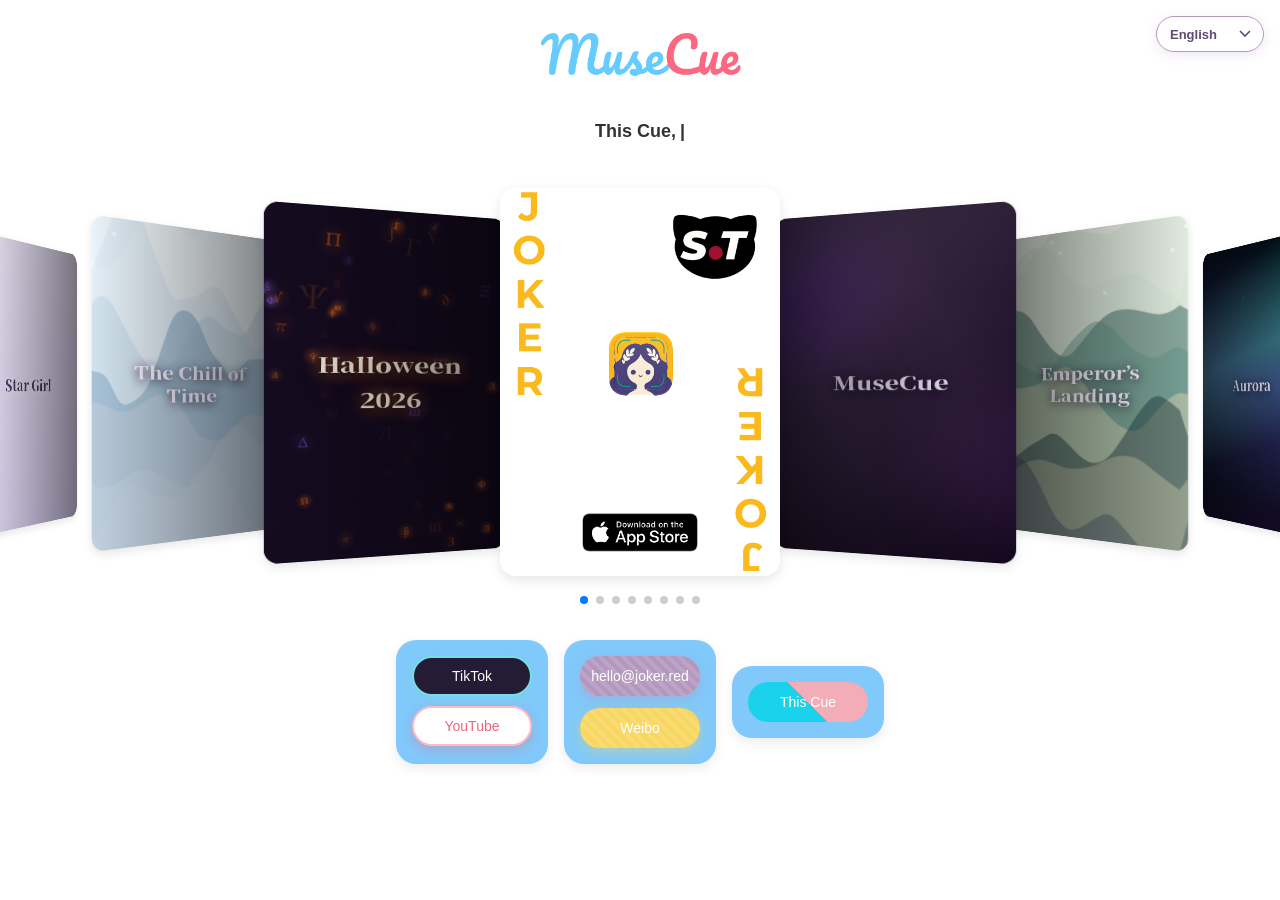
<file: index.html>
<!DOCTYPE html>
<html lang="en">
<head>
  <meta charset="UTF-8" />
  <meta name="viewport" content="width=device-width, initial-scale=1" />
  <base href="./">
  <title>MuseCue Teleprompter | 小丑猫提词板</title>
  
  <link rel="canonical" href="https://musecue.vip/">
  <link rel="alternate" hreflang="en" href="https://musecue.vip/">
  <link rel="alternate" hreflang="ja" href="https://musecue.vip/ja/">
  <link rel="alternate" hreflang="ko" href="https://musecue.vip/ko/">
  <link rel="alternate" hreflang="zh-Hans" href="https://musecue.vip/zh-hans/">
  <link rel="alternate" hreflang="zh-Hant" href="https://musecue.vip/zh-hant/">
  <link rel="alternate" hreflang="x-default" href="https://musecue.vip/">
  <meta name="description" content="MuseCue, the Little Jester Cat teleprompter: themed wallpapers and animated effects for your words. 小丑猫提词板 · 小丑貓提詞板 · 小丑猫プロンプター · 뮤즈큐.">
  <meta name="keywords" content="MuseCue, Little Jester Cat teleprompter, 小丑猫提词板, 小丑貓提詞板, 小丑猫プロンプター, 뮤즈큐, teleprompter, テレプロンプター, 텔레프롬프터">
  <meta property="og:title" content="MuseCue | 小丑猫提词板">
  <meta property="og:description" content="This Cue, made out of a wild thought, arrives for you. Explore MuseCue themes and animated effects.">
  <meta property="og:type" content="website">
  <meta property="og:url" content="https://musecue.vip/">
  <meta property="og:locale" content="en_US">
  <meta property="og:image" content="https://musecue.vip/images/slide_prompter_app.png">
  <meta name="twitter:card" content="summary_large_image">
  <script type="application/ld+json">{"@context":"https://schema.org","@type":"SoftwareApplication","name":"MuseCue","alternateName":["小丑猫提词板","小丑貓提詞板","小丑猫プロンプター","뮤즈큐"],"applicationCategory":"UtilitiesApplication","operatingSystem":"iOS","description":"A teleprompter with themed wallpapers and animated effects."}</script>

  <link rel="stylesheet" href="style.css?v=40" />
  <link rel="stylesheet" href="https://cdn.jsdelivr.net/npm/swiper@11/swiper-bundle.min.css" />
</head>
<body>
  <div style="display: flex; flex-direction: column; min-height: 100vh; width: 100%;">
    <div class="language-control">
      <label for="language-select" class="sr-only">Language / 语言 / 言語 / 언어</label>
      <select id="language-select" aria-label="Language / 语言 / 言語 / 언어">
        <option value="en">English</option>
        <option value="ja">日本語</option>
        <option value="ko">한국어</option>
        <option value="zh-Hans">简体中文</option>
        <option value="zh-Hant">繁體中文</option>
      </select>
    </div>
    
    <div class="logo">
      <img src="images/logo.png" alt="LOGO图" />
    </div>

    <div class="tagline" id="tagline" data-full-text="This Cue, made out of a wild thought, arrives for you." aria-label="This Cue, made out of a wild thought, arrives for you."><span id="tagline-text" aria-hidden="true"></span></div>
    <h1 class="sr-only">MuseCue Teleprompter</h1>

    <div class="swiper-container">
      <div class="swiper-wrapper">
        <div class="swiper-slide prompter-app-slide">
          <a href="https://apps.apple.com/cn/app/%E5%B0%8F%E4%B8%91%E7%8C%AB%E6%8F%90%E8%AF%8D%E6%9D%BF/id6811907182" id="app-store-link" class="prompter-app-card" aria-label="MuseCue App Store" target="_blank" rel="noopener noreferrer">
            <img src="images/slide_prompter_app.png" alt="MuseCue 小丑猫提词板 promotional card" />
            <span class="app-name-sequence" aria-hidden="true">
              <span class="app-name app-name-musecue" lang="en">MuseCue</span>
              <span class="app-name" lang="zh-Hans">小丑猫提词板</span>
              <span class="app-name" lang="zh-Hant">小丑貓提詞板</span>
              <span class="app-name" lang="ja">小丑猫プロンプター</span>
              <span class="app-name app-name-musecue" lang="ko">MuseCue</span>
            </span>
          </a>
        </div>
        <div class="swiper-slide plum-lightning-slide" aria-label="Plum and Violet Lightning">
          <div class="plum-lightning-card" id="plumLightningCard">
            <canvas id="plumLightningCanvas" aria-hidden="true"></canvas>
            <div class="plum-lightning-vignette" aria-hidden="true"></div>
            <div class="plum-lightning-copy">MuseCue</div>
          </div>
        </div>
        <div class="swiper-slide theme-slide"><div class="theme-card theme-mountain" data-effect="snow"><canvas class="theme-canvas" aria-hidden="true"></canvas><canvas class="particle-canvas" aria-hidden="true"></canvas><div class="theme-copy"><span class="theme-name" data-theme="mountain"></span><span class="theme-name alternate" data-theme="snow"></span></div></div></div>
        <div class="swiper-slide theme-slide"><div class="theme-card theme-aurora" data-effect="rain"><canvas class="theme-canvas" aria-hidden="true"></canvas><canvas class="particle-canvas" aria-hidden="true"></canvas><div class="theme-copy"><span class="theme-name" data-theme="aurora"></span><span class="theme-name alternate" data-theme="rain"></span></div></div></div>
        <div class="swiper-slide theme-slide"><div class="theme-card theme-sunset" data-effect="stars"><canvas class="theme-canvas" aria-hidden="true"></canvas><canvas class="particle-canvas" aria-hidden="true"></canvas><div class="theme-copy"><span class="theme-name" data-theme="sunset"></span><span class="theme-name alternate" data-theme="stars"></span></div></div></div>
        <div class="swiper-slide theme-slide"><div class="theme-card theme-celebrity" data-effect="hearts"><canvas class="theme-canvas" aria-hidden="true"></canvas><canvas class="particle-canvas" aria-hidden="true"></canvas><div class="theme-copy"><span class="theme-name" data-theme="celebrity"></span><span class="theme-name alternate" data-theme="hearts"></span></div></div></div>
        <div class="swiper-slide theme-slide"><div class="theme-card theme-time" data-effect="snow"><canvas class="theme-canvas" aria-hidden="true"></canvas><canvas class="particle-canvas" aria-hidden="true"></canvas><div class="theme-copy"><span class="theme-name" data-theme="time"></span><span class="theme-name alternate" data-theme="snow"></span></div></div></div>
        <div class="swiper-slide halloween-slide"><div class="halloween-card" id="halloween-card" aria-label="Halloween 2026"><canvas id="halloween-canvas" aria-hidden="true"></canvas><div class="halloween-copy" data-theme="halloween">Halloween 2026</div></div></div>
      </div>
      <div class="swiper-pagination"></div>
    </div>

    <div class="footer-button-group">
      <div class="footer-shortcut-card">
        <a href="https://www.tiktok.com/@musecue" target="_blank" rel="noopener noreferrer" class="footer-button tiktok-button">TikTok</a>
        <a href="https://www.youtube.com/@MuseCue-y2k" target="_blank" rel="noopener noreferrer" class="footer-button youtube-button">YouTube</a>
      </div>
      <div class="footer-shortcut-card">
        <a href="mailto:hello@joker.red" class="footer-button purple-striped-button">hello@joker.red</a>
        <a href="https://weibo.com/u/7999616775" target="_blank" rel="noopener noreferrer" class="footer-button weibo-button" data-i18n="weibo">Weibo</a>
      </div>
      <div class="footer-shortcut-card">
        <button type="button" id="resonance-button" class="footer-button resonance-button" >This Cue</button>
        <audio id="tagline-audio" src="audio/tagline.wav"></audio>
      </div>
    </div>
  </div>

  <script src="https://cdn.jsdelivr.net/npm/swiper@11/swiper-bundle.min.js"></script>
  <script src="script.js?v=42"></script>
  <script src="halloween.js?v=2"></script>
</body>
</html>
</file>
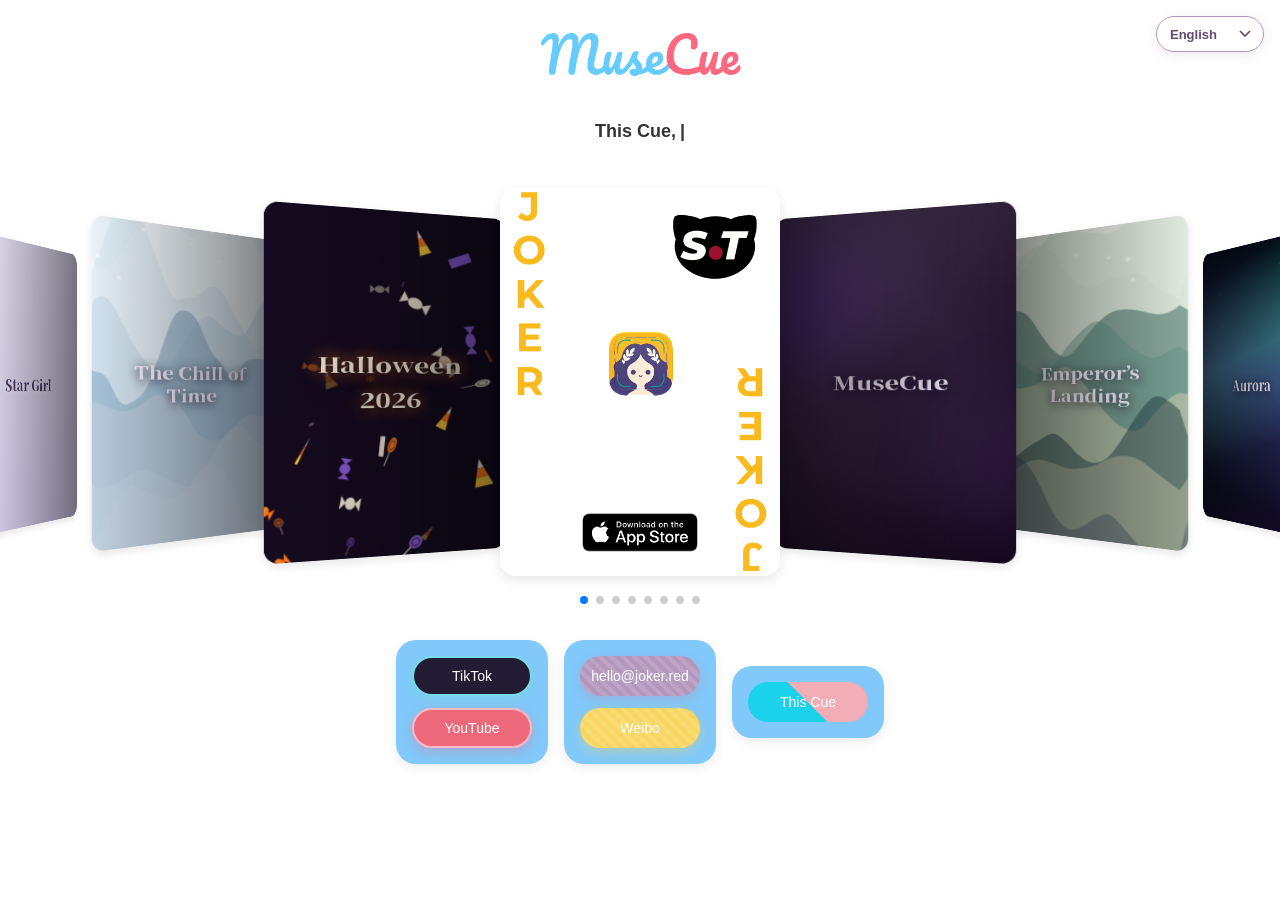
<file: ja/index.html>
<!DOCTYPE html>
<html lang="ja">
<head>
  <meta charset="UTF-8" />
  <meta name="viewport" content="width=device-width, initial-scale=1" />
  <base href="../">
  <title>小丑猫プロンプター | MuseCue</title>
  
  <link rel="canonical" href="https://musecue.vip/ja/">
  <link rel="alternate" hreflang="en" href="https://musecue.vip/">
  <link rel="alternate" hreflang="ja" href="https://musecue.vip/ja/">
  <link rel="alternate" hreflang="ko" href="https://musecue.vip/ko/">
  <link rel="alternate" hreflang="zh-Hans" href="https://musecue.vip/zh-hans/">
  <link rel="alternate" hreflang="zh-Hant" href="https://musecue.vip/zh-hant/">
  <link rel="alternate" hreflang="x-default" href="https://musecue.vip/">
  <meta name="description" content="小丑猫プロンプターは、テーマ壁紙とアニメーション効果を備えたMuseCueのテレプロンプターです。千里江山、オーロラ、星空などのテーマをご覧ください。">
  <meta name="keywords" content="MuseCue, Little Jester Cat teleprompter, 小丑猫提词板, 小丑貓提詞板, 小丑猫プロンプター, 뮤즈큐, teleprompter, テレプロンプター, 텔레프롬프터">
  <meta property="og:title" content="小丑猫プロンプター | MuseCue">
  <meta property="og:description" content="小丑猫プロンプターは、テーマ壁紙とアニメーション効果を備えたMuseCueのテレプロンプターです。千里江山、オーロラ、星空などのテーマをご覧ください。">
  <meta property="og:type" content="website">
  <meta property="og:url" content="https://musecue.vip/ja/">
  <meta property="og:locale" content="ja_JP">
  <meta property="og:image" content="https://musecue.vip/images/slide_prompter_app.png">
  <meta name="twitter:card" content="summary_large_image">
  <script type="application/ld+json">{"@context":"https://schema.org","@type":"SoftwareApplication","name":"MuseCue","alternateName":["小丑猫提词板","小丑貓提詞板","小丑猫プロンプター","뮤즈큐"],"applicationCategory":"UtilitiesApplication","operatingSystem":"iOS","description":"A teleprompter with themed wallpapers and animated effects."}</script>

  <link rel="stylesheet" href="style.css?v=40" />
  <link rel="stylesheet" href="https://cdn.jsdelivr.net/npm/swiper@11/swiper-bundle.min.css" />
</head>
<body>
  <div style="display: flex; flex-direction: column; min-height: 100vh; width: 100%;">
    <div class="language-control">
      <label for="language-select" class="sr-only">Language / 语言 / 言語 / 언어</label>
      <select id="language-select" aria-label="Language / 语言 / 言語 / 언어">
        <option value="en">English</option>
        <option value="ja">日本語</option>
        <option value="ko">한국어</option>
        <option value="zh-Hans">简体中文</option>
        <option value="zh-Hant">繁體中文</option>
      </select>
    </div>
    
    <div class="logo">
      <img src="images/logo.png" alt="LOGO图" />
    </div>

    <div class="tagline" id="tagline" data-full-text="This Cue, made out of a wild thought, arrives for you." aria-label="This Cue, made out of a wild thought, arrives for you."><span id="tagline-text" aria-hidden="true"></span></div>
    <h1 class="sr-only">小丑猫プロンプター</h1>

    <div class="swiper-container">
      <div class="swiper-wrapper">
        <div class="swiper-slide prompter-app-slide">
          <a href="https://apps.apple.com/cn/app/%E5%B0%8F%E4%B8%91%E7%8C%AB%E6%8F%90%E8%AF%8D%E6%9D%BF/id6811907182" id="app-store-link" class="prompter-app-card" aria-label="MuseCue App Store" target="_blank" rel="noopener noreferrer">
            <img src="images/slide_prompter_app.png" alt="MuseCue 小丑猫提词板 promotional card" />
            <span class="app-name-sequence" aria-hidden="true">
              <span class="app-name app-name-musecue" lang="en">MuseCue</span>
              <span class="app-name" lang="zh-Hans">小丑猫提词板</span>
              <span class="app-name" lang="zh-Hant">小丑貓提詞板</span>
              <span class="app-name" lang="ja">小丑猫プロンプター</span>
              <span class="app-name app-name-musecue" lang="ko">MuseCue</span>
            </span>
          </a>
        </div>
        <div class="swiper-slide plum-lightning-slide" aria-label="Plum and Violet Lightning">
          <div class="plum-lightning-card" id="plumLightningCard">
            <canvas id="plumLightningCanvas" aria-hidden="true"></canvas>
            <div class="plum-lightning-vignette" aria-hidden="true"></div>
            <div class="plum-lightning-copy">MuseCue</div>
          </div>
        </div>
        <div class="swiper-slide theme-slide"><div class="theme-card theme-mountain" data-effect="snow"><canvas class="theme-canvas" aria-hidden="true"></canvas><canvas class="particle-canvas" aria-hidden="true"></canvas><div class="theme-copy"><span class="theme-name" data-theme="mountain"></span><span class="theme-name alternate" data-theme="snow"></span></div></div></div>
        <div class="swiper-slide theme-slide"><div class="theme-card theme-aurora" data-effect="rain"><canvas class="theme-canvas" aria-hidden="true"></canvas><canvas class="particle-canvas" aria-hidden="true"></canvas><div class="theme-copy"><span class="theme-name" data-theme="aurora"></span><span class="theme-name alternate" data-theme="rain"></span></div></div></div>
        <div class="swiper-slide theme-slide"><div class="theme-card theme-sunset" data-effect="stars"><canvas class="theme-canvas" aria-hidden="true"></canvas><canvas class="particle-canvas" aria-hidden="true"></canvas><div class="theme-copy"><span class="theme-name" data-theme="sunset"></span><span class="theme-name alternate" data-theme="stars"></span></div></div></div>
        <div class="swiper-slide theme-slide"><div class="theme-card theme-celebrity" data-effect="hearts"><canvas class="theme-canvas" aria-hidden="true"></canvas><canvas class="particle-canvas" aria-hidden="true"></canvas><div class="theme-copy"><span class="theme-name" data-theme="celebrity"></span><span class="theme-name alternate" data-theme="hearts"></span></div></div></div>
        <div class="swiper-slide theme-slide"><div class="theme-card theme-time" data-effect="snow"><canvas class="theme-canvas" aria-hidden="true"></canvas><canvas class="particle-canvas" aria-hidden="true"></canvas><div class="theme-copy"><span class="theme-name" data-theme="time"></span><span class="theme-name alternate" data-theme="snow"></span></div></div></div>
        <div class="swiper-slide halloween-slide"><div class="halloween-card" id="halloween-card" aria-label="2026 ハロウィン"><canvas id="halloween-canvas" aria-hidden="true"></canvas><div class="halloween-copy" data-theme="halloween">2026 ハロウィン</div></div></div>
      </div>
      <div class="swiper-pagination"></div>
    </div>

    <div class="footer-button-group">
      <div class="footer-shortcut-card">
        <a href="https://www.tiktok.com/@musecue" target="_blank" rel="noopener noreferrer" class="footer-button tiktok-button">TikTok</a>
        <a href="https://www.youtube.com/@MuseCue-y2k" target="_blank" rel="noopener noreferrer" class="footer-button youtube-button">YouTube</a>
      </div>
      <div class="footer-shortcut-card">
        <a href="mailto:hello@joker.red" class="footer-button purple-striped-button">hello@joker.red</a>
        <a href="https://weibo.com/u/7999616775" target="_blank" rel="noopener noreferrer" class="footer-button weibo-button" data-i18n="weibo">Weibo</a>
      </div>
      <div class="footer-shortcut-card">
        <button type="button" id="resonance-button" class="footer-button resonance-button" >This Cue</button>
        <audio id="tagline-audio" src="audio/tagline.wav"></audio>
      </div>
    </div>
  </div>

  <script src="https://cdn.jsdelivr.net/npm/swiper@11/swiper-bundle.min.js"></script>
  <script src="script.js?v=42"></script>
  <script src="halloween.js?v=2"></script>
</body>
</html>
</file>
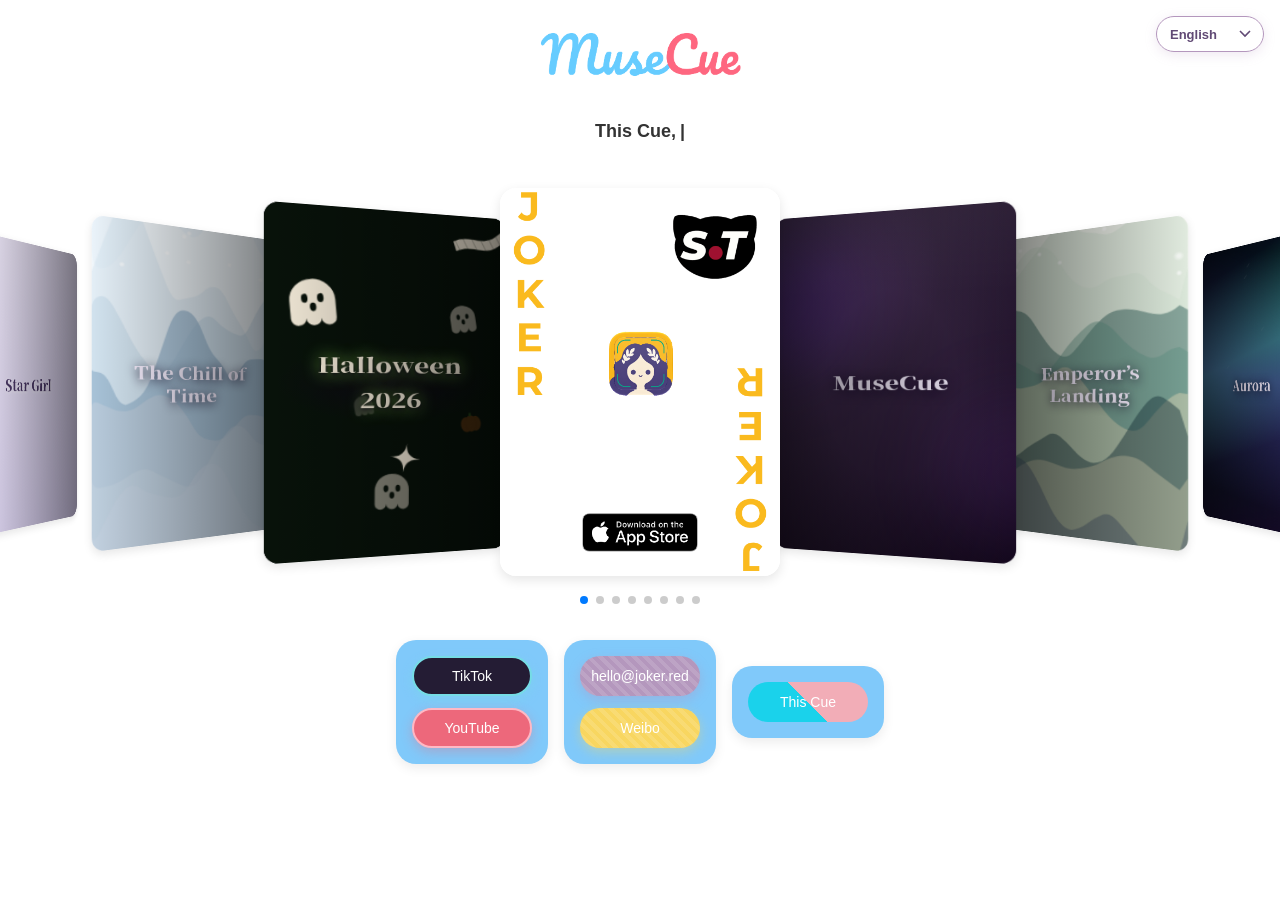
<file: ko/index.html>
<!DOCTYPE html>
<html lang="ko">
<head>
  <meta charset="UTF-8" />
  <meta name="viewport" content="width=device-width, initial-scale=1" />
  <base href="../">
  <title>MuseCue | 텔레프롬프터</title>
  
  <link rel="canonical" href="https://musecue.vip/ko/">
  <link rel="alternate" hreflang="en" href="https://musecue.vip/">
  <link rel="alternate" hreflang="ja" href="https://musecue.vip/ja/">
  <link rel="alternate" hreflang="ko" href="https://musecue.vip/ko/">
  <link rel="alternate" hreflang="zh-Hans" href="https://musecue.vip/zh-hans/">
  <link rel="alternate" hreflang="zh-Hant" href="https://musecue.vip/zh-hant/">
  <link rel="alternate" hreflang="x-default" href="https://musecue.vip/">
  <meta name="description" content="MuseCue 텔레프롬프터의 테마 배경과 애니메이션 효과를 만나보세요. 오로라, 별빛 하늘, 첫눈 등의 테마를 살펴볼 수 있습니다.">
  <meta name="keywords" content="MuseCue, Little Jester Cat teleprompter, 小丑猫提词板, 小丑貓提詞板, 小丑猫プロンプター, 뮤즈큐, teleprompter, テレプロンプター, 텔레프롬프터">
  <meta property="og:title" content="MuseCue | 텔레프롬프터">
  <meta property="og:description" content="MuseCue 텔레프롬프터의 테마 배경과 애니메이션 효과를 만나보세요. 오로라, 별빛 하늘, 첫눈 등의 테마를 살펴볼 수 있습니다.">
  <meta property="og:type" content="website">
  <meta property="og:url" content="https://musecue.vip/ko/">
  <meta property="og:locale" content="ko_KR">
  <meta property="og:image" content="https://musecue.vip/images/slide_prompter_app.png">
  <meta name="twitter:card" content="summary_large_image">
  <script type="application/ld+json">{"@context":"https://schema.org","@type":"SoftwareApplication","name":"MuseCue","alternateName":["小丑猫提词板","小丑貓提詞板","小丑猫プロンプター","뮤즈큐"],"applicationCategory":"UtilitiesApplication","operatingSystem":"iOS","description":"A teleprompter with themed wallpapers and animated effects."}</script>

  <link rel="stylesheet" href="style.css?v=40" />
  <link rel="stylesheet" href="https://cdn.jsdelivr.net/npm/swiper@11/swiper-bundle.min.css" />
</head>
<body>
  <div style="display: flex; flex-direction: column; min-height: 100vh; width: 100%;">
    <div class="language-control">
      <label for="language-select" class="sr-only">Language / 语言 / 言語 / 언어</label>
      <select id="language-select" aria-label="Language / 语言 / 言語 / 언어">
        <option value="en">English</option>
        <option value="ja">日本語</option>
        <option value="ko">한국어</option>
        <option value="zh-Hans">简体中文</option>
        <option value="zh-Hant">繁體中文</option>
      </select>
    </div>
    
    <div class="logo">
      <img src="images/logo.png" alt="LOGO图" />
    </div>

    <div class="tagline" id="tagline" data-full-text="This Cue, made out of a wild thought, arrives for you." aria-label="This Cue, made out of a wild thought, arrives for you."><span id="tagline-text" aria-hidden="true"></span></div>
    <h1 class="sr-only">MuseCue 텔레프롬프터</h1>

    <div class="swiper-container">
      <div class="swiper-wrapper">
        <div class="swiper-slide prompter-app-slide">
          <a href="https://apps.apple.com/cn/app/%E5%B0%8F%E4%B8%91%E7%8C%AB%E6%8F%90%E8%AF%8D%E6%9D%BF/id6811907182" id="app-store-link" class="prompter-app-card" aria-label="MuseCue App Store" target="_blank" rel="noopener noreferrer">
            <img src="images/slide_prompter_app.png" alt="MuseCue 小丑猫提词板 promotional card" />
            <span class="app-name-sequence" aria-hidden="true">
              <span class="app-name app-name-musecue" lang="en">MuseCue</span>
              <span class="app-name" lang="zh-Hans">小丑猫提词板</span>
              <span class="app-name" lang="zh-Hant">小丑貓提詞板</span>
              <span class="app-name" lang="ja">小丑猫プロンプター</span>
              <span class="app-name app-name-musecue" lang="ko">MuseCue</span>
            </span>
          </a>
        </div>
        <div class="swiper-slide plum-lightning-slide" aria-label="Plum and Violet Lightning">
          <div class="plum-lightning-card" id="plumLightningCard">
            <canvas id="plumLightningCanvas" aria-hidden="true"></canvas>
            <div class="plum-lightning-vignette" aria-hidden="true"></div>
            <div class="plum-lightning-copy">MuseCue</div>
          </div>
        </div>
        <div class="swiper-slide theme-slide"><div class="theme-card theme-mountain" data-effect="snow"><canvas class="theme-canvas" aria-hidden="true"></canvas><canvas class="particle-canvas" aria-hidden="true"></canvas><div class="theme-copy"><span class="theme-name" data-theme="mountain"></span><span class="theme-name alternate" data-theme="snow"></span></div></div></div>
        <div class="swiper-slide theme-slide"><div class="theme-card theme-aurora" data-effect="rain"><canvas class="theme-canvas" aria-hidden="true"></canvas><canvas class="particle-canvas" aria-hidden="true"></canvas><div class="theme-copy"><span class="theme-name" data-theme="aurora"></span><span class="theme-name alternate" data-theme="rain"></span></div></div></div>
        <div class="swiper-slide theme-slide"><div class="theme-card theme-sunset" data-effect="stars"><canvas class="theme-canvas" aria-hidden="true"></canvas><canvas class="particle-canvas" aria-hidden="true"></canvas><div class="theme-copy"><span class="theme-name" data-theme="sunset"></span><span class="theme-name alternate" data-theme="stars"></span></div></div></div>
        <div class="swiper-slide theme-slide"><div class="theme-card theme-celebrity" data-effect="hearts"><canvas class="theme-canvas" aria-hidden="true"></canvas><canvas class="particle-canvas" aria-hidden="true"></canvas><div class="theme-copy"><span class="theme-name" data-theme="celebrity"></span><span class="theme-name alternate" data-theme="hearts"></span></div></div></div>
        <div class="swiper-slide theme-slide"><div class="theme-card theme-time" data-effect="snow"><canvas class="theme-canvas" aria-hidden="true"></canvas><canvas class="particle-canvas" aria-hidden="true"></canvas><div class="theme-copy"><span class="theme-name" data-theme="time"></span><span class="theme-name alternate" data-theme="snow"></span></div></div></div>
        <div class="swiper-slide halloween-slide"><div class="halloween-card" id="halloween-card" aria-label="2026 할로윈"><canvas id="halloween-canvas" aria-hidden="true"></canvas><div class="halloween-copy" data-theme="halloween">2026 할로윈</div></div></div>
      </div>
      <div class="swiper-pagination"></div>
    </div>

    <div class="footer-button-group">
      <div class="footer-shortcut-card">
        <a href="https://www.tiktok.com/@musecue" target="_blank" rel="noopener noreferrer" class="footer-button tiktok-button">TikTok</a>
        <a href="https://www.youtube.com/@MuseCue-y2k" target="_blank" rel="noopener noreferrer" class="footer-button youtube-button">YouTube</a>
      </div>
      <div class="footer-shortcut-card">
        <a href="mailto:hello@joker.red" class="footer-button purple-striped-button">hello@joker.red</a>
        <a href="https://weibo.com/u/7999616775" target="_blank" rel="noopener noreferrer" class="footer-button weibo-button" data-i18n="weibo">Weibo</a>
      </div>
      <div class="footer-shortcut-card">
        <button type="button" id="resonance-button" class="footer-button resonance-button" >This Cue</button>
        <audio id="tagline-audio" src="audio/tagline.wav"></audio>
      </div>
    </div>
  </div>

  <script src="https://cdn.jsdelivr.net/npm/swiper@11/swiper-bundle.min.js"></script>
  <script src="script.js?v=42"></script>
  <script src="halloween.js?v=2"></script>
</body>
</html>
</file>
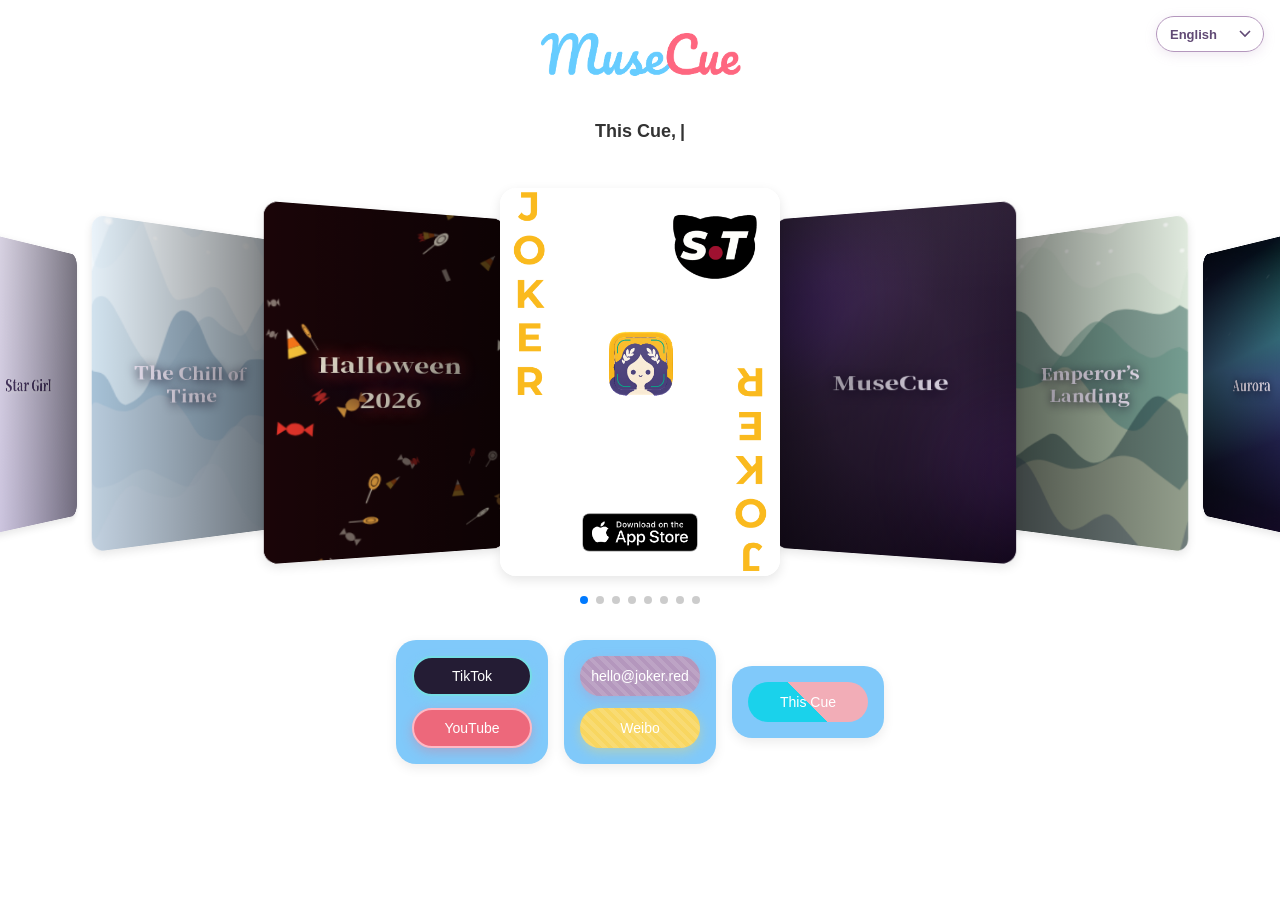
<file: zh-hans/index.html>
<!DOCTYPE html>
<html lang="zh-Hans">
<head>
  <meta charset="UTF-8" />
  <meta name="viewport" content="width=device-width, initial-scale=1" />
  <base href="../">
  <title>小丑猫提词板 | MuseCue</title>
  
  <link rel="canonical" href="https://musecue.vip/zh-hans/">
  <link rel="alternate" hreflang="en" href="https://musecue.vip/">
  <link rel="alternate" hreflang="ja" href="https://musecue.vip/ja/">
  <link rel="alternate" hreflang="ko" href="https://musecue.vip/ko/">
  <link rel="alternate" hreflang="zh-Hans" href="https://musecue.vip/zh-hans/">
  <link rel="alternate" hreflang="zh-Hant" href="https://musecue.vip/zh-hant/">
  <link rel="alternate" hreflang="x-default" href="https://musecue.vip/">
  <meta name="description" content="小丑猫提词板 MuseCue：提供主题壁纸和动态效果的提词板。探索千里江山、极光、星空与天涯初雪等主题。">
  <meta name="keywords" content="MuseCue, Little Jester Cat teleprompter, 小丑猫提词板, 小丑貓提詞板, 小丑猫プロンプター, 뮤즈큐, teleprompter, テレプロンプター, 텔레프롬프터">
  <meta property="og:title" content="小丑猫提词板 | MuseCue">
  <meta property="og:description" content="小丑猫提词板 MuseCue：提供主题壁纸和动态效果的提词板。探索千里江山、极光、星空与天涯初雪等主题。">
  <meta property="og:type" content="website">
  <meta property="og:url" content="https://musecue.vip/zh-hans/">
  <meta property="og:locale" content="zh_CN">
  <meta property="og:image" content="https://musecue.vip/images/slide_prompter_app.png">
  <meta name="twitter:card" content="summary_large_image">
  <script type="application/ld+json">{"@context":"https://schema.org","@type":"SoftwareApplication","name":"MuseCue","alternateName":["小丑猫提词板","小丑貓提詞板","小丑猫プロンプター","뮤즈큐"],"applicationCategory":"UtilitiesApplication","operatingSystem":"iOS","description":"A teleprompter with themed wallpapers and animated effects."}</script>

  <link rel="stylesheet" href="style.css?v=40" />
  <link rel="stylesheet" href="https://cdn.jsdelivr.net/npm/swiper@11/swiper-bundle.min.css" />
</head>
<body>
  <div style="display: flex; flex-direction: column; min-height: 100vh; width: 100%;">
    <div class="language-control">
      <label for="language-select" class="sr-only">Language / 语言 / 言語 / 언어</label>
      <select id="language-select" aria-label="Language / 语言 / 言語 / 언어">
        <option value="en">English</option>
        <option value="ja">日本語</option>
        <option value="ko">한국어</option>
        <option value="zh-Hans">简体中文</option>
        <option value="zh-Hant">繁體中文</option>
      </select>
    </div>
    
    <div class="logo">
      <img src="images/logo.png" alt="LOGO图" />
    </div>

    <div class="tagline" id="tagline" data-full-text="This Cue, made out of a wild thought, arrives for you." aria-label="This Cue, made out of a wild thought, arrives for you."><span id="tagline-text" aria-hidden="true"></span></div>
    <h1 class="sr-only">小丑猫提词板</h1>

    <div class="swiper-container">
      <div class="swiper-wrapper">
        <div class="swiper-slide prompter-app-slide">
          <a href="https://apps.apple.com/cn/app/%E5%B0%8F%E4%B8%91%E7%8C%AB%E6%8F%90%E8%AF%8D%E6%9D%BF/id6811907182" id="app-store-link" class="prompter-app-card" aria-label="MuseCue App Store" target="_blank" rel="noopener noreferrer">
            <img src="images/slide_prompter_app.png" alt="MuseCue 小丑猫提词板 promotional card" />
            <span class="app-name-sequence" aria-hidden="true">
              <span class="app-name app-name-musecue" lang="en">MuseCue</span>
              <span class="app-name" lang="zh-Hans">小丑猫提词板</span>
              <span class="app-name" lang="zh-Hant">小丑貓提詞板</span>
              <span class="app-name" lang="ja">小丑猫プロンプター</span>
              <span class="app-name app-name-musecue" lang="ko">MuseCue</span>
            </span>
          </a>
        </div>
        <div class="swiper-slide plum-lightning-slide" aria-label="Plum and Violet Lightning">
          <div class="plum-lightning-card" id="plumLightningCard">
            <canvas id="plumLightningCanvas" aria-hidden="true"></canvas>
            <div class="plum-lightning-vignette" aria-hidden="true"></div>
            <div class="plum-lightning-copy">MuseCue</div>
          </div>
        </div>
        <div class="swiper-slide theme-slide"><div class="theme-card theme-mountain" data-effect="snow"><canvas class="theme-canvas" aria-hidden="true"></canvas><canvas class="particle-canvas" aria-hidden="true"></canvas><div class="theme-copy"><span class="theme-name" data-theme="mountain"></span><span class="theme-name alternate" data-theme="snow"></span></div></div></div>
        <div class="swiper-slide theme-slide"><div class="theme-card theme-aurora" data-effect="rain"><canvas class="theme-canvas" aria-hidden="true"></canvas><canvas class="particle-canvas" aria-hidden="true"></canvas><div class="theme-copy"><span class="theme-name" data-theme="aurora"></span><span class="theme-name alternate" data-theme="rain"></span></div></div></div>
        <div class="swiper-slide theme-slide"><div class="theme-card theme-sunset" data-effect="stars"><canvas class="theme-canvas" aria-hidden="true"></canvas><canvas class="particle-canvas" aria-hidden="true"></canvas><div class="theme-copy"><span class="theme-name" data-theme="sunset"></span><span class="theme-name alternate" data-theme="stars"></span></div></div></div>
        <div class="swiper-slide theme-slide"><div class="theme-card theme-celebrity" data-effect="hearts"><canvas class="theme-canvas" aria-hidden="true"></canvas><canvas class="particle-canvas" aria-hidden="true"></canvas><div class="theme-copy"><span class="theme-name" data-theme="celebrity"></span><span class="theme-name alternate" data-theme="hearts"></span></div></div></div>
        <div class="swiper-slide theme-slide"><div class="theme-card theme-time" data-effect="snow"><canvas class="theme-canvas" aria-hidden="true"></canvas><canvas class="particle-canvas" aria-hidden="true"></canvas><div class="theme-copy"><span class="theme-name" data-theme="time"></span><span class="theme-name alternate" data-theme="snow"></span></div></div></div>
        <div class="swiper-slide halloween-slide"><div class="halloween-card" id="halloween-card" aria-label="2026 万圣节"><canvas id="halloween-canvas" aria-hidden="true"></canvas><div class="halloween-copy" data-theme="halloween">2026 万圣节</div></div></div>
      </div>
      <div class="swiper-pagination"></div>
    </div>

    <div class="footer-button-group">
      <div class="footer-shortcut-card">
        <a href="https://www.tiktok.com/@musecue" target="_blank" rel="noopener noreferrer" class="footer-button tiktok-button">TikTok</a>
        <a href="https://www.youtube.com/@MuseCue-y2k" target="_blank" rel="noopener noreferrer" class="footer-button youtube-button">YouTube</a>
      </div>
      <div class="footer-shortcut-card">
        <a href="mailto:hello@joker.red" class="footer-button purple-striped-button">hello@joker.red</a>
        <a href="https://weibo.com/u/7999616775" target="_blank" rel="noopener noreferrer" class="footer-button weibo-button" data-i18n="weibo">Weibo</a>
      </div>
      <div class="footer-shortcut-card">
        <button type="button" id="resonance-button" class="footer-button resonance-button" >This Cue</button>
        <audio id="tagline-audio" src="audio/tagline.wav"></audio>
      </div>
    </div>
  </div>

  <script src="https://cdn.jsdelivr.net/npm/swiper@11/swiper-bundle.min.js"></script>
  <script src="script.js?v=42"></script>
  <script src="halloween.js?v=2"></script>
</body>
</html>
</file>
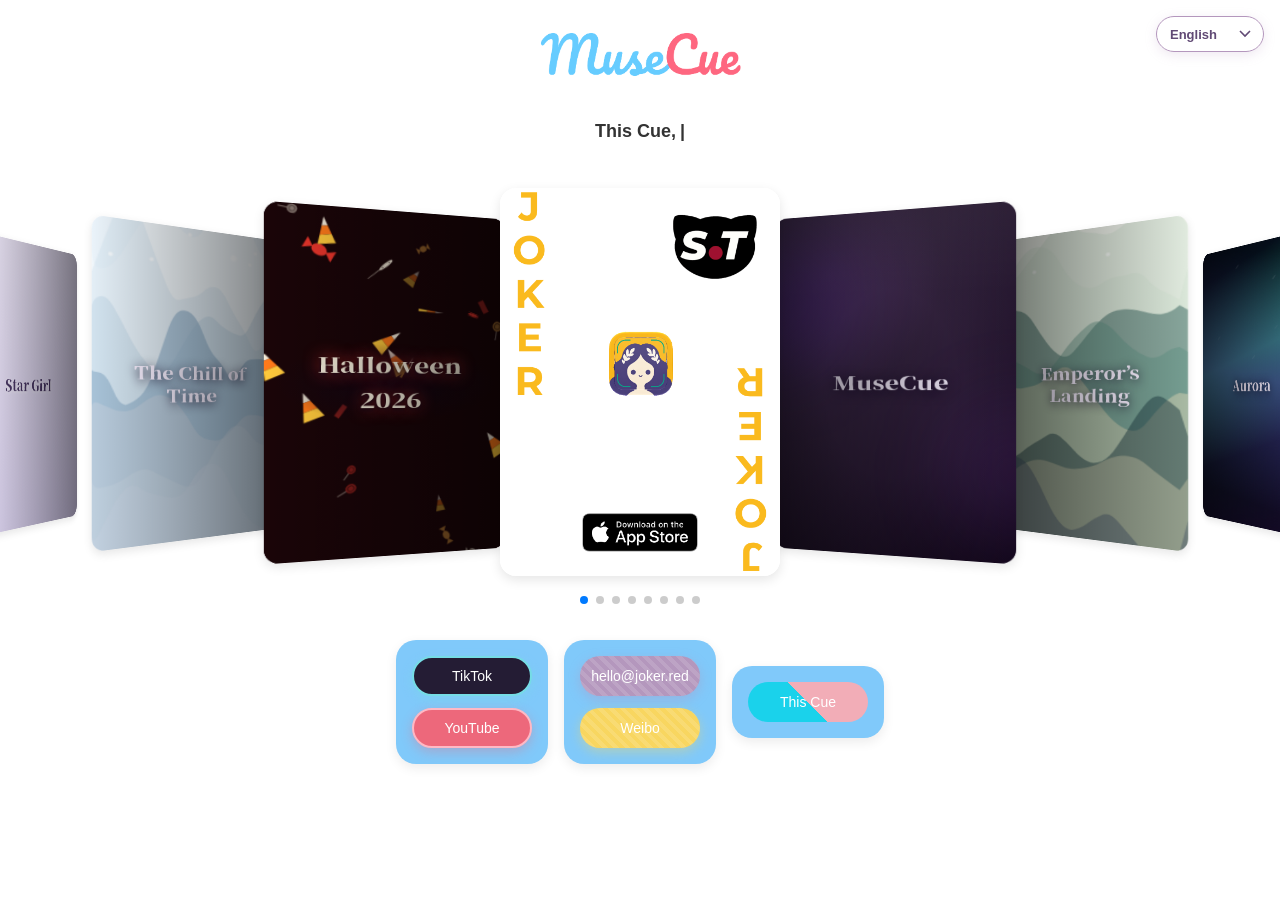
<file: zh-hant/index.html>
<!DOCTYPE html>
<html lang="zh-Hant">
<head>
  <meta charset="UTF-8" />
  <meta name="viewport" content="width=device-width, initial-scale=1" />
  <base href="../">
  <title>小丑貓提詞板 | MuseCue</title>
  
  <link rel="canonical" href="https://musecue.vip/zh-hant/">
  <link rel="alternate" hreflang="en" href="https://musecue.vip/">
  <link rel="alternate" hreflang="ja" href="https://musecue.vip/ja/">
  <link rel="alternate" hreflang="ko" href="https://musecue.vip/ko/">
  <link rel="alternate" hreflang="zh-Hans" href="https://musecue.vip/zh-hans/">
  <link rel="alternate" hreflang="zh-Hant" href="https://musecue.vip/zh-hant/">
  <link rel="alternate" hreflang="x-default" href="https://musecue.vip/">
  <meta name="description" content="小丑貓提詞板 MuseCue：提供主題壁紙和動態效果的提詞板。探索千里江山、極光、星空與天涯初雪等主題。">
  <meta name="keywords" content="MuseCue, Little Jester Cat teleprompter, 小丑猫提词板, 小丑貓提詞板, 小丑猫プロンプター, 뮤즈큐, teleprompter, テレプロンプター, 텔레프롬프터">
  <meta property="og:title" content="小丑貓提詞板 | MuseCue">
  <meta property="og:description" content="小丑貓提詞板 MuseCue：提供主題壁紙和動態效果的提詞板。探索千里江山、極光、星空與天涯初雪等主題。">
  <meta property="og:type" content="website">
  <meta property="og:url" content="https://musecue.vip/zh-hant/">
  <meta property="og:locale" content="zh_TW">
  <meta property="og:image" content="https://musecue.vip/images/slide_prompter_app.png">
  <meta name="twitter:card" content="summary_large_image">
  <script type="application/ld+json">{"@context":"https://schema.org","@type":"SoftwareApplication","name":"MuseCue","alternateName":["小丑猫提词板","小丑貓提詞板","小丑猫プロンプター","뮤즈큐"],"applicationCategory":"UtilitiesApplication","operatingSystem":"iOS","description":"A teleprompter with themed wallpapers and animated effects."}</script>

  <link rel="stylesheet" href="style.css?v=40" />
  <link rel="stylesheet" href="https://cdn.jsdelivr.net/npm/swiper@11/swiper-bundle.min.css" />
</head>
<body>
  <div style="display: flex; flex-direction: column; min-height: 100vh; width: 100%;">
    <div class="language-control">
      <label for="language-select" class="sr-only">Language / 语言 / 言語 / 언어</label>
      <select id="language-select" aria-label="Language / 语言 / 言語 / 언어">
        <option value="en">English</option>
        <option value="ja">日本語</option>
        <option value="ko">한국어</option>
        <option value="zh-Hans">简体中文</option>
        <option value="zh-Hant">繁體中文</option>
      </select>
    </div>
    
    <div class="logo">
      <img src="images/logo.png" alt="LOGO图" />
    </div>

    <div class="tagline" id="tagline" data-full-text="This Cue, made out of a wild thought, arrives for you." aria-label="This Cue, made out of a wild thought, arrives for you."><span id="tagline-text" aria-hidden="true"></span></div>
    <h1 class="sr-only">小丑貓提詞板</h1>

    <div class="swiper-container">
      <div class="swiper-wrapper">
        <div class="swiper-slide prompter-app-slide">
          <a href="https://apps.apple.com/cn/app/%E5%B0%8F%E4%B8%91%E7%8C%AB%E6%8F%90%E8%AF%8D%E6%9D%BF/id6811907182" id="app-store-link" class="prompter-app-card" aria-label="MuseCue App Store" target="_blank" rel="noopener noreferrer">
            <img src="images/slide_prompter_app.png" alt="MuseCue 小丑猫提词板 promotional card" />
            <span class="app-name-sequence" aria-hidden="true">
              <span class="app-name app-name-musecue" lang="en">MuseCue</span>
              <span class="app-name" lang="zh-Hans">小丑猫提词板</span>
              <span class="app-name" lang="zh-Hant">小丑貓提詞板</span>
              <span class="app-name" lang="ja">小丑猫プロンプター</span>
              <span class="app-name app-name-musecue" lang="ko">MuseCue</span>
            </span>
          </a>
        </div>
        <div class="swiper-slide plum-lightning-slide" aria-label="Plum and Violet Lightning">
          <div class="plum-lightning-card" id="plumLightningCard">
            <canvas id="plumLightningCanvas" aria-hidden="true"></canvas>
            <div class="plum-lightning-vignette" aria-hidden="true"></div>
            <div class="plum-lightning-copy">MuseCue</div>
          </div>
        </div>
        <div class="swiper-slide theme-slide"><div class="theme-card theme-mountain" data-effect="snow"><canvas class="theme-canvas" aria-hidden="true"></canvas><canvas class="particle-canvas" aria-hidden="true"></canvas><div class="theme-copy"><span class="theme-name" data-theme="mountain"></span><span class="theme-name alternate" data-theme="snow"></span></div></div></div>
        <div class="swiper-slide theme-slide"><div class="theme-card theme-aurora" data-effect="rain"><canvas class="theme-canvas" aria-hidden="true"></canvas><canvas class="particle-canvas" aria-hidden="true"></canvas><div class="theme-copy"><span class="theme-name" data-theme="aurora"></span><span class="theme-name alternate" data-theme="rain"></span></div></div></div>
        <div class="swiper-slide theme-slide"><div class="theme-card theme-sunset" data-effect="stars"><canvas class="theme-canvas" aria-hidden="true"></canvas><canvas class="particle-canvas" aria-hidden="true"></canvas><div class="theme-copy"><span class="theme-name" data-theme="sunset"></span><span class="theme-name alternate" data-theme="stars"></span></div></div></div>
        <div class="swiper-slide theme-slide"><div class="theme-card theme-celebrity" data-effect="hearts"><canvas class="theme-canvas" aria-hidden="true"></canvas><canvas class="particle-canvas" aria-hidden="true"></canvas><div class="theme-copy"><span class="theme-name" data-theme="celebrity"></span><span class="theme-name alternate" data-theme="hearts"></span></div></div></div>
        <div class="swiper-slide theme-slide"><div class="theme-card theme-time" data-effect="snow"><canvas class="theme-canvas" aria-hidden="true"></canvas><canvas class="particle-canvas" aria-hidden="true"></canvas><div class="theme-copy"><span class="theme-name" data-theme="time"></span><span class="theme-name alternate" data-theme="snow"></span></div></div></div>
        <div class="swiper-slide halloween-slide"><div class="halloween-card" id="halloween-card" aria-label="2026 萬聖節"><canvas id="halloween-canvas" aria-hidden="true"></canvas><div class="halloween-copy" data-theme="halloween">2026 萬聖節</div></div></div>
      </div>
      <div class="swiper-pagination"></div>
    </div>

    <div class="footer-button-group">
      <div class="footer-shortcut-card">
        <a href="https://www.tiktok.com/@musecue" target="_blank" rel="noopener noreferrer" class="footer-button tiktok-button">TikTok</a>
        <a href="https://www.youtube.com/@MuseCue-y2k" target="_blank" rel="noopener noreferrer" class="footer-button youtube-button">YouTube</a>
      </div>
      <div class="footer-shortcut-card">
        <a href="mailto:hello@joker.red" class="footer-button purple-striped-button">hello@joker.red</a>
        <a href="https://weibo.com/u/7999616775" target="_blank" rel="noopener noreferrer" class="footer-button weibo-button" data-i18n="weibo">Weibo</a>
      </div>
      <div class="footer-shortcut-card">
        <button type="button" id="resonance-button" class="footer-button resonance-button" >This Cue</button>
        <audio id="tagline-audio" src="audio/tagline.wav"></audio>
      </div>
    </div>
  </div>

  <script src="https://cdn.jsdelivr.net/npm/swiper@11/swiper-bundle.min.js"></script>
  <script src="script.js?v=42"></script>
  <script src="halloween.js?v=2"></script>
</body>
</html>
</file>
<file: style.css>
body {
  margin: 0;
  padding: 0;
  font-family: -apple-system, BlinkMacSystemFont, "Helvetica Neue", Arial, sans-serif;
  background-color: #ffffff;
  color: #333;
  text-align: center;
  display: flex;
  flex-direction: column;
  align-items: center;
  min-height: 100vh;
  overflow-x: hidden;
}
.logo img {
  margin-top: 16px;
  width: 288px;
  height: auto;
}
.tagline {
  font-size: 18px;
  font-weight: bold;
  margin: 24px 0;
  min-height: 24px;
  white-space: nowrap;
  overflow: hidden;
}
.swiper-container {
  width: 100%;
  padding-top: 20px;
  padding-bottom: 40px;
}

.swiper-slide {
  width: 80vw !important;   /* 或用固定值如 260px */
  max-width: 280px;
  aspect-ratio: 13 / 18;
  border-radius: 16px;
  overflow: hidden;
  background: #fff;
  display: flex;
  align-items: center;
  justify-content: center;
  box-shadow: 0 4px 12px rgba(0, 0, 0, 0.1);
}
.swiper-slide img {
  width: 100%;
  height: 100%;
  object-fit: cover;
}
.button-area {
  display: flex;
  flex-direction: column;
  align-items: center;
  gap: 8px; /* 上下排间距 */
  margin: 24px 0;
}

.button-row {
  display: flex;
  justify-content: center;
  align-items: center;
  flex-wrap: wrap;
  gap: 8px; /* 按钮之间的间距 */
  margin-bottom: 0px; /* 两排按钮间距 */
}
.red-button, .green-button {
  display: inline-block;
  padding: 10px 0;
  width: 120px;
  text-align: center;
  font-size: 14px;
  border-radius: 24px;
  transition: background-color 0.3s, transform 0.2s;
}
/*第一排 小红书主页按钮 */
.red-button {
  background-color: #FF2D55;   /* 小红书经典红色 */
  color: white;                /* 字体改为白色 */
  text-decoration: none;
  box-shadow: 0 4px 12px rgba(255, 45, 85, 0.4);
}

.red-button:hover,
.red-button.auto-hover {
  background-color: #ffffff;   /* 白底 */
  color: #FF2D55;              /* 红字 */
  font-weight: bold;           /* 加粗 */
  font-size: 14.7px;           /* 比原来 14px 放大约 5% */
  transform: translateY(-2px);
  box-shadow: 0 6px 16px rgba(255, 45, 85, 0.25);  /* 更柔的红色阴影 */
}

/* 第一排中间 - 微信表情包按钮（绿棕斑马） */
.zebra-glass {
  background:
    repeating-linear-gradient(
      45deg,
      rgba(0, 94, 96, 0.28),
      rgba(0, 94, 96, 0.28) 10px,
      rgba(158, 86, 74, 0.28) 10px,
      rgba(158, 86, 74, 0.28) 20px
    ),
    rgba(255, 255, 255, 0.05);

  backdrop-filter: blur(10px);
  -webkit-backdrop-filter: blur(10px);

  border: 2px solid #07C160;
  color: #07C160;

  width: 120px;
  padding: 10px 0;
  font-size: 14px;
  font-weight: normal;
  text-align: center;
  border-radius: 24px;
  text-decoration: none;

  box-shadow: 0 0 6px rgba(7, 193, 96, 0.3);
  box-sizing: border-box;
  transition: all 0.3s ease;
}
.zebra-glass:hover,
.zebra-glass.auto-hover {
  background:
    repeating-linear-gradient(
      45deg,
      #005e60 0px,
      #005e60 10px,
      #9e564a 10px,
      #9e564a 20px
    ),
    rgba(255, 255, 255, 0.05);

  border: 1px solid #07C160;
  color: #07C160;

  box-shadow:
    0 0 8px rgba(7, 193, 96, 0.4),
    inset 0 0 2px rgba(7, 193, 96, 0.2);
  font-size: 14.7px;
  font-weight: bold;
  transform: translateY(-2px);
  text-decoration: none;
}
/* 第一排右边 - 微信公众号按钮（玻璃蓝描边） */
.glass {
  background-color: transparent; /* 保持背景透明 */
  border: 2px solid #07C160; /* 修改边框颜色 */
  color: #07C160; /* 修改文字颜色 */
  font-size: 14px; /* 保持字体大小 */
  font-weight: normal; /* 保持字体粗细 */
  text-align: center; /* 保持对齐方式 */
  text-decoration: none; /* 保持文字样式 */
  padding: 10px 0;
  width: 120px;
  border-radius: 24px;
  box-sizing: border-box;
  transition: all 0.3s ease; /* 保持过渡效果 */
}

.glass:hover,
.glass.auto-hover {
  background-color: #f7caca; /* Hover时背景色 */
  color: #07C160; /* Hover时文字色 */
  font-weight: bold;
  font-size: 14.7px;
  border: none;
  transform: translateY(-2px);
  box-shadow: 0 6px 20px rgba(247, 202, 202, 0.35);
}

/* 第二排左 - 联系我们按钮（藤花紫条纹） */
.purple-striped-button {
  background-color: #B497BD; /* 藤花紫 */
  background-image: repeating-linear-gradient(
    45deg,
    rgba(255, 255, 255, 0.12) 0,
    rgba(255, 255, 255, 0.12) 4px,
    transparent 4px,
    transparent 8px
  );
  color: white;
  text-decoration: none;
  padding: 10px 0;
  width: 120px;
  font-size: 14px;
  text-align: center;
  border-radius: 24px;
  box-shadow: 0 4px 12px rgba(180, 151, 189, 0.4);
  transition: background-color 0.3s, transform 0.2s;
}

.purple-striped-button:hover,
.purple-striped-button.auto-hover {
  background-color: #ffffff;     /* 白色背景 */
  color: #B497BD;                /* 藤花紫文字 */
  font-weight: bold;
  font-size: 14.7px;
  transform: translateY(-2px);
  box-shadow: 0 6px 20px rgba(180, 151, 189, 0.35); /* 柔紫阴影 */
}
/* 第二排中间 - 微信表情包按钮（蓝青斑马） */
.zebra-blue-glass {
  background:
    repeating-linear-gradient(
      45deg,
      rgba(0, 103, 184, 0.28),
      rgba(0, 103, 184, 0.28) 10px,
      rgba(55, 184, 250, 0.28) 10px,
      rgba(55, 184, 250, 0.28) 20px
    ),
    rgba(255, 255, 255, 0.05);

  backdrop-filter: blur(10px);
  -webkit-backdrop-filter: blur(10px);

  border: 2px solid #07C160;
  color: #07C160;

  width: 120px;
  padding: 10px 0;
  font-size: 14px;
  font-weight: normal;
  text-align: center;
  border-radius: 24px;
  text-decoration: none;

  box-shadow: 0 0 6px rgba(7, 193, 96, 0.3);
  box-sizing: border-box;
  transition: all 0.3s ease;
}

.zebra-blue-glass:hover,
.zebra-blue-glass.auto-hover {
  background:
    repeating-linear-gradient(
      45deg,
      #0067b8 0px,
      #0067b8 10px,
      #37b8fa 10px,
      #37b8fa 20px
    ),
    rgba(255, 255, 255, 0.05);

  border: 1px solid #07C160;
  color: #07C160;

  box-shadow:
    0 0 8px rgba(7, 193, 96, 0.4),
    inset 0 0 2px rgba(7, 193, 96, 0.2);

  font-size: 14.7px;
  font-weight: bold;
  transform: translateY(-2px);
  text-decoration: none;
}
/* 第二排中间 - 微博主页按钮 */
.weibo-button {
  background-color: #f8d660;
  background-image: repeating-linear-gradient(
    45deg,
    rgba(255, 255, 255, 0.12) 0,
    rgba(255, 255, 255, 0.12) 4px,
    transparent 4px,
    transparent 8px
  );
  color: white;
  text-decoration: none;
  padding: 10px 0;
  width: 120px;
  font-size: 14px;           /* ✅ 保证 auto-hover 后能复原 */
  font-weight: normal;       /* ✅ 保证 auto-hover 后能复原 */
  text-align: center;
  border-radius: 24px;
  box-shadow: 0 4px 12px rgba(248, 214, 96, 0.4);
  transition: background-color 0.3s, transform 0.2s, font-size 0.2s, font-weight 0.2s;
}

.weibo-button:hover,
.weibo-button.auto-hover {
  background-color: #ffffff;
  color: #f8d660;
  font-weight: bold;
  font-size: 14.7px;
  transform: translateY(-2px);
  box-shadow: 0 6px 20px rgba(248, 214, 96, 0.35);
}

/* -第三个微信表情包按钮（蓝粉斑马） */
.zebra-bluepink-glass {
  background:
    repeating-linear-gradient(
      45deg,
      rgba(65, 94, 215, 0.28),    /* #415ed7 */
      rgba(65, 94, 215, 0.28) 10px,
      rgba(252, 172, 175, 0.28),  /* #fcacaf */
      rgba(252, 172, 175, 0.28) 20px
    ),
    rgba(255, 255, 255, 0.15);    /* ✅ 灰度背景让按钮更柔和 */

  backdrop-filter: blur(10px);
  -webkit-backdrop-filter: blur(10px);

  border: 2px solid #07C160;
  color: #07C160;

  width: 120px;
  padding: 10px 0;
  font-size: 14px;
  font-weight: normal;
  text-align: center;
  border-radius: 24px;
  text-decoration: none;

  box-shadow: 0 0 6px rgba(7, 193, 96, 0.3);
  box-sizing: border-box;
  transition: all 0.3s ease;
}

.zebra-bluepink-glass:hover,
.zebra-bluepink-glass.auto-hover {
  background:
    repeating-linear-gradient(
      45deg,
      #415ed7 0px,
      #415ed7 10px,
      #fcacaf 10px,
      #fcacaf 20px
    ),
    rgba(255, 255, 255, 0.05);

  border: 1px solid #07C160;
  color: #07C160;

  box-shadow:
    0 0 8px rgba(7, 193, 96, 0.4),
    inset 0 0 2px rgba(7, 193, 96, 0.2);

  font-size: 14.7px;
  font-weight: bold;
  transform: translateY(-2px);
}
/* 小丑猫的动物城按钮（蓝+粉斑马纹） */
.joker-animalcity {
  background:
    repeating-linear-gradient(
      45deg,
      rgba(27, 69, 114, 0.28),   /* 深蓝 #1b4572 粗纹 */
      rgba(27, 69, 114, 0.28) 12px,
      rgba(217, 113, 164, 0.28), /* 粉紫 #d971a4 细纹 */
      rgba(217, 113, 164, 0.28) 20px
    ),
    rgba(255, 255, 255, 0.05);

  backdrop-filter: blur(10px);
  -webkit-backdrop-filter: blur(10px);

  border: 2px solid #07C160;
  color: #07C160;

  width: 120px;
  height: 40px;
  font-size: 14px;
  font-weight: normal;
  text-align: center;
  border-radius: 24px;
  text-decoration: none;

  box-shadow: 0 0 6px rgba(7, 193, 96, 0.3);
  box-sizing: border-box;
  transition: all 0.3s ease;
  display: flex;
  justify-content: center;
  align-items: center;
}

.joker-animalcity:hover,
.joker-animalcity.auto-hover {
  background:
    repeating-linear-gradient(
      45deg,
      #1b4572 0px,     /* 深蓝粗条 */
      #1b4572 12px,
      #d971a4 12px,    /* 粉紫细条 */
      #d971a4 20px
    ),
    rgba(255, 255, 255, 0.05);

  border: 1px solid #07C160;
  color: #07C160;

  box-shadow:
    0 0 8px rgba(7, 193, 96, 0.4),
    inset 0 0 2px rgba(7, 193, 96, 0.2);

  font-size: 14.7px;
  font-weight: bold;
  transform: translateY(-2px);
}

/* 与你共鸣按钮（蓝+青绿斜纹） */
.resonance-button {
  background: linear-gradient(45deg, #1AD2EB 0 50%, #F2ADB7 50% 100%); /* 修改背景条纹颜色 */
  color: white;
  font-size: 14px;
  font-weight: normal;
  width: 120px;
  height: 40px;
  display: flex;
  justify-content: center;
  align-items: center;
  border-radius: 24px;
  border: none;
  padding: 0;
  margin: 0;
  cursor: pointer;
  text-decoration: none;
  box-sizing: border-box;
  transition: all 0.3s ease;
}

/* hover 或 auto-hover 时：字体变大 + 加粗 + 背景变白 */
.resonance-button:hover,
.resonance-button.auto-hover {
  background: white !important;
  color: #F2ADB7; /* hover时修改字体颜色 */
  font-size: 14.56px; /* 放大 4% */
  font-weight: bold;
  box-shadow: 0 6px 12px rgba(0, 0, 0, 0.12);
}

footer {
  font-size: 12px;
  color: #666;
  margin: 12px 0;
  line-height: 1.4;
}

@media (prefers-color-scheme: dark) {
  body {
    background-color: #121212;
    color: #f0f0f0;
  }
  .swiper-slide {
    background: #1e1e1e;
    box-shadow: 0 4px 12px rgba(255, 255, 255, 0.1);
  }
  .red-button {
    background-color: #ff4c6a;
  }
  .red-button:hover {
    background-color: #e03754;
  }
  footer {
    color: #aaa;
  }
}
.qr-popup {
  position: fixed;
  top: 0;
  left: 0;
  width: 100vw;
  height: 100vh;
  background: rgba(0,0,0,0.6);
  display: none;
  justify-content: center;
  align-items: center;
  z-index: 999;
}
.qr-box {
  background: white;
  padding: 20px;
  border-radius: 12px;
  text-align: center;
  box-shadow: 0 8px 24px rgba(0,0,0,0.2);
}
.qr-box img {
  width: 200px;
  height: 200px;
}
.qr-box button {
  margin-top: 12px;
  padding: 6px 16px;
  background-color: #FF2D55;
  color: white;
  border: none;
  border-radius: 8px;
  cursor: pointer;
}
.qr-box button:hover {
  background-color: #e02649;
}
#tagline-text::after {
  content: "|"; /* 显示光标符号 */
  animation: blink 1s step-start infinite;
  margin-left: 4px; /* 留出一点空隙 */
  font-weight: bold;
}

@keyframes blink {
  50% {
    opacity: 0;
  }
}
/* ================= 页脚按钮色块布局（模块化） ================= */

.footer-button-group {
  display: flex;
  flex-wrap: wrap;
  justify-content: center;
  gap: 16px;
  margin: 24px auto;
}

/* 单个卡片容器 */
.footer-shortcut-card {
  background: #80c9fa; /* 雾蓝渐变 */
  border-radius: 20px;
  padding: 16px;
  display: flex;
  flex-direction: column;
  align-items: center;
  justify-content: center; /* ← 新增 */
  gap: 12px;
  box-shadow: 0 4px 12px rgba(0,0,0,0.08);
  width: fit-content;
  max-width: 160px;
  transition: all 0.3s ease;
}

.footer-shortcut-card:hover {
  transform: translateY(-3px);
  box-shadow: 0 10px 24px rgba(0,0,0,0.1);
}

/* 卡片内统一按钮样式（继承你已有按钮类） */
.footer-button {
  width: 120px;
  height: 40px;
  display: flex;               /* 水平垂直居中 */
  justify-content: center;
  align-items: center;
  box-sizing: border-box;
  text-align: center;
  padding: 0;                  /* 避免干扰 */
  line-height: normal;         /* 清除 line-height */
  font-size: 14px;             /* 如有需要 */
}

/* 预留用：暂时隐藏的色块容器（结构保留，代码可随时开启） */
.placeholder-card { display: none; }

.resonance-button:active { color: #ffcaaf; }


/* ===== beian-card patch v2 (merged block4, same interaction as red-button) ===== */
/* 让色块在同一行更贴合：避免 stretch 拉伸导致“远离/错位” */
.footer-button-group { align-items: center; }

/* 备案色块允许随内容自然增高，但不拉伸其它色块 */
.footer-shortcut-card.beian-card { align-self: center; }

/* 备案按钮：允许换行并自然增高；蓝色体系 */
.footer-button.beian-blue-button {
  height: auto;
  padding: 10px 0;
  line-height: 1.25;
  white-space: normal;

  background-color: #346FD4;
  color: #ffffff;
  text-decoration: none;

  border-radius: 14px; /* ✅ 修复正方形，跟其他按钮一致 */

  box-shadow: 0 4px 12px rgba(52, 111, 212, 0.4);
  transition: background-color 0.3s, transform 0.2s, font-size 0.2s, font-weight 0.2s, box-shadow 0.2s;
}

/* hover/auto-hover：复刻 red-button 的加粗 + 位移 + 阴影增强 */
.footer-button.beian-blue-button:hover,
.footer-button.beian-blue-button.auto-hover {
  background-color: #ffffff;
  color: #346FD4;
  font-weight: bold;
  font-size: 14.7px;
  transform: translateY(-2px);
  box-shadow: 0 6px 20px rgba(52, 111, 212, 0.35);
}
/* ===== end beian-card patch v2 ===== */



/* ===== beian-card compact tweak ===== */
/* 让色块4整体更矮一些 */
.footer-shortcut-card.beian-card {
  padding: 12px;      /* 原 16px → 12px */
  gap: 8px;           /* 原 12px → 8px */
}

/* 让按钮更贴合文字 */
.footer-button.beian-blue-button {
  padding: 7px 0;     /* 原 10px → 7px */
  line-height: 1.15;  /* 原 1.25 → 1.15 */
  font-size: 14px;    /* 保持与其他按钮一致 */
}

/* hover 时仍然有 red-button 的动效 */
.footer-button.beian-blue-button:hover,
.footer-button.beian-blue-button.auto-hover {
  font-size: 14.7px;
  transform: translateY(-2px);
}
/* ===== end beian-card compact tweak ===== */
/* ===== beian-card compact tweak（对齐 style1 的视觉尺寸） ===== */
/* 让色块4整体更矮一些 */
.footer-shortcut-card.beian-card {
  padding: 12px;      /* 原 16px → 12px */
  gap: 8px;           /* 原 12px → 8px */
}

/* 让按钮更贴合两行文字 */
.footer-button.beian-blue-button {
  height: auto;       /* 允许两行自然增高 */
  padding: 7px 0;     /* 原 10px → 7px（更紧凑） */
  line-height: 1.15;  /* 两行更舒服但不撑高 */
  white-space: normal;
  font-size: 14px;    /* 与其他按钮一致 */
  border-radius: 14px;/* 防止看起来偏方 */
}
/* ===== end ===== */
/* ===== 备案 footer（完整迁移版） ===== */

.beian-footer {
  width: 100%;
  text-align: center;
  padding: 12px 0;
  margin-top: auto;
  background: #f5f5f5;
}

.beian-footer-flex {
  display: flex;
  flex-direction: column;
  align-items: center;
  gap: 5px;
  margin: 0 15px;
}

.beian-link {
  display: inline-flex;
  align-items: center;
  gap: 5px;
  color: #666;
  text-decoration: none;
  font-size: 13px;
}

.beian-icon {
  width: 15px;
  height: 15px;
}

/* 页面撑满（从原 HTML 抽离） */
body > div:first-child {
  width: 100%;
  flex: 1 0 auto;
}

/* 暗黑模式 */
@media (prefers-color-scheme: dark) {
  .beian-footer {
    background: #222;
  }
  .beian-link {
    color: #aaa;
  }
  .beian-icon {
    filter: brightness(0.8) invert(0.8);
  }
}

/* PC 横排 */
@media (min-width: 641px) {
  .beian-footer-flex {
    flex-direction: row;
    gap: 15px;
    justify-content: center;
  }
}
@media (min-width: 768px) {
  .tagline {
    white-space: normal;
    word-break: break-word;
    padding: 0 20px;
  }
}
/* ===== BANG! TIME 倒计时轮播卡 ===== */

.bang-clock-slide {
  background: transparent;
}

.bang-clock-card {
  width: 100%;
  height: 100%;
  border-radius: 16px;
  overflow: hidden;
  cursor: pointer;
  user-select: none;
  background: linear-gradient(135deg, #f8f7ff, #ebe7f8);
  border: 1px solid rgba(124,104,209,0.22);
  display: flex;
  align-items: center;
  justify-content: center;
}

.bang-clock-inner {
  display: flex;
  flex-direction: column;
  align-items: center;
  gap: 8px;
  opacity: 0.78;
  animation: bangFlicker 0.72s ease-in-out infinite alternate;
}

.bang-clock-title {
  margin-bottom: 7px;
  font-family: "BebasNeue", "Helvetica Neue Condensed Bold", "Arial Narrow", sans-serif;
  font-size: 24px;
  letter-spacing: 1px;
  color: rgba(255,255,255,0.82);
  text-shadow: 0 0 2px rgba(255,255,255,0.25);
}

.bang-clock-time-wrap {
  position: relative;
}

.bang-clock-main {
  font-family: "BebasNeue", "Helvetica Neue Condensed Bold", "Arial Narrow", sans-serif;
  font-size: 70px;
  color: #7c68d1;
  text-shadow:
    0 0 5px rgba(124,104,209,0.45),
    0 0 1px rgba(255,255,255,0.08);
}

.bang-clock-seconds {
  position: absolute;
  right: -32px;
  bottom: 2px;
  font-family: "BebasNeue", "Helvetica Neue Condensed Bold", "Arial Narrow", sans-serif;
  font-size: 26px;
  color: #7c68d1;
  opacity: 0.62;
  transition: opacity 0.22s ease-in-out, transform 0.22s ease-in-out;
}

.bang-clock-seconds.pulse {
  opacity: 1;
  transform: scale(1.08);
}

.bang-clock-subtitle {
  margin-top: 10px;
  font-family: "BebasNeue", "Helvetica Neue Condensed Bold", "Arial Narrow", sans-serif;
  font-size: 17px;
  color: #3ab926;
  letter-spacing: 0.6px;
  text-shadow: 0 0 2px rgba(58,185,38,0.35);
}

.bang-clock-card.shake {
  animation: bangClockShake 0.35s linear;
}

@keyframes bangFlicker {
  from { opacity: 0.78; }
  to { opacity: 1; }
}

@keyframes bangClockShake {
  0% { transform: translateX(0); }
  20% { transform: translateX(4px); }
  40% { transform: translateX(-4px); }
  60% { transform: translateX(2px); }
  80% { transform: translateX(-2px); }
  100% { transform: translateX(0); }
}

@media (prefers-color-scheme: dark) {
  .bang-clock-card {
    background: linear-gradient(135deg, #202126, #2a2c34);
    border: 1px solid rgba(255,255,255,0.1);
  }

  .bang-clock-subtitle {
    color: #98fa4c;
    text-shadow: 0 0 6px rgba(152,250,76,0.9);
  }
}
@media (max-width: 768px) {
  .bang-clock-title {
    font-weight: 700;
  }

  .bang-clock-main {
    font-weight: 600;
    text-shadow:
      0 0 6px rgba(124,104,209,0.4),
      0 0 1px rgba(255,255,255,0.08);
  }

  .bang-clock-seconds {
    font-weight: 600;
  }

  .bang-clock-subtitle {
    font-weight: 700;
  }
}
/* 未上架蒙版（上架后删除此段即可） */
.appstore-coming-soon {
  position: absolute;
  inset: 0;
  background: transparent;
  display: flex;
  align-items: flex-end;
  justify-content: center;
  padding-bottom: 80px;  /* ← 只保留这一个 */
  pointer-events: none;
}


.appstore-coming-soon span {
  font-family: "BebasNeue", "Arial Narrow", sans-serif;
  font-size: 18px;
  letter-spacing: 2px;
  color: rgba(255, 255, 255, 0.88);
  background: rgba(0,0,0,0.35);
  padding: 4px 16px;
  border-radius: 20px;
}
@font-face {
  font-family: "BebasNeue";
  src: url("fonts/BebasNeue-Regular.ttf") format("truetype");
  font-weight: normal;
  font-style: normal;
  font-display: swap;
}

@font-face {
  font-family: "XiangcuiKesong-XiangcuiKesong";
  src: url("fonts/xiangcuikesong.ttf") format("truetype");
  font-weight: normal;
  font-style: normal;
  font-display: swap;
}

/* ===== 小丑猫提词板：李子静态背景 + 紫电动效 ===== */
.plum-lightning-slide {
  background: transparent;
}

.plum-lightning-card {
  position: relative;
  width: 100%;
  height: 100%;
  overflow: hidden;
  isolation: isolate;
  cursor: pointer;
  user-select: none;
  background:
    radial-gradient(circle at 25% 18%, rgba(184, 102, 255, 0.17), transparent 34%),
    linear-gradient(135deg, rgb(87, 64, 102) 0%, rgb(22, 9, 31) 100%);
}

.plum-lightning-card::before,
.plum-lightning-card::after {
  content: "";
  position: absolute;
  z-index: 0;
  width: 58%;
  aspect-ratio: 1;
  border-radius: 50%;
  filter: blur(42px);
  pointer-events: none;
}

.plum-lightning-card::before {
  left: -28%;
  top: 5%;
  background: rgba(110, 33, 255, 0.20);
}

.plum-lightning-card::after {
  right: -30%;
  bottom: 3%;
  background: rgba(184, 102, 255, 0.14);
}

#plumLightningCanvas,
.plum-lightning-vignette,
.plum-lightning-copy,
.plum-lightning-caption {
  position: absolute;
}

#plumLightningCanvas {
  z-index: 2;
  inset: 0;
  width: 100%;
  height: 100%;
  pointer-events: none;
}

.plum-lightning-vignette {
  z-index: 1;
  inset: 0;
  background:
    linear-gradient(180deg, rgba(255,255,255,0.035), transparent 25%),
    radial-gradient(ellipse at center, transparent 38%, rgba(8, 2, 13, 0.42) 100%);
  pointer-events: none;
}

.plum-lightning-copy {
  z-index: 3;
  inset: 0;
  display: flex;
  align-items: center;
  justify-content: center;
  padding: 24px;
  box-sizing: border-box;
  color: #f5f0e8;
  font-family: "XiangcuiKesong-XiangcuiKesong", "Songti SC", serif;
  font-size: clamp(21px, 7.4vw, 31px);
  line-height: 1.25;
  text-align: center;
  white-space: nowrap;
  text-shadow: 0 2px 12px rgba(18, 4, 28, 0.66);
}

.plum-lightning-card.shake {
  animation: bangClockShake 0.35s linear;
}

/* ===== 小丑猫提词板宣传 PNG 卡片 ===== */
.prompter-app-slide,
.prompter-app-card {
  background: #ffffff;
}

.prompter-app-card {
  position: relative;
  display: flex;
  width: 100%;
  height: 100%;
  align-items: center;
  justify-content: center;
  overflow: hidden;
  color: white;
  text-decoration: none;
}

.prompter-app-card img {
  position: absolute;
  inset: 0;
  z-index: 2;
  width: 100%;
  height: 100%;
  object-fit: cover;
}

.prompter-app-placeholder {
  z-index: 1;
  display: flex;
  flex-direction: column;
  gap: 12px;
  padding: 24px;
  line-height: 1.5;
}

.prompter-app-placeholder strong {
  font-size: 22px;
}

.prompter-app-placeholder small {
  color: rgba(255,255,255,0.76);
  font-size: 12px;
}

.prompter-app-card.has-image .prompter-app-placeholder {
  display: none;
}

@media (prefers-reduced-motion: reduce) {
  #plumLightningCanvas {
    opacity: 0.62;
  }
}

/* MuseCue：从李子背景中浮现并带有倒计时数字式光晕 */
.plum-lightning-copy {
  color: #b866ff;
  animation: museCueEmerge 5.2s linear infinite;
  will-change: opacity, filter, transform, text-shadow;
}

@keyframes museCueEmerge {
  0% {
    opacity: 0;
    filter: blur(9px);
    transform: scale(0.965);
    text-shadow: 0 0 0 rgba(184, 102, 255, 0);
  }
  58%, 84% {
    opacity: 1;
    filter: blur(0);
    transform: scale(1);
    text-shadow:
      0 0 5px rgba(184, 102, 255, 0.82),
      0 0 18px rgba(110, 33, 255, 0.62),
      0 0 1px rgba(255, 255, 255, 0.20);
  }
  100% {
    opacity: 0;
    filter: blur(8px);
    transform: scale(1.018);
    text-shadow: 0 0 0 rgba(184, 102, 255, 0);
  }
}

@media (prefers-reduced-motion: reduce) {
  .plum-lightning-copy {
    animation: none;
    opacity: 1;
    filter: none;
    transform: none;
    text-shadow:
      0 0 5px rgba(184, 102, 255, 0.72),
      0 0 14px rgba(110, 33, 255, 0.48);
  }
}
/* Localized theme cards retain the original carousel proportions. */
.tagline { max-width: min(92vw, 760px); white-space: normal; overflow: visible; line-height: 1.4; }
.theme-slide, .custom-slide { background: transparent; }
.theme-card, .custom-card { position: relative; width: 100%; height: 100%; overflow: hidden; isolation: isolate; }
.theme-card::before, .theme-effect::before, .theme-effect::after { content: ""; position: absolute; pointer-events: none; }
.theme-effect { position: absolute; inset: 0; overflow: hidden; }
.theme-copy, .plum-lightning-copy { position: absolute; z-index: 4; inset: 0; display: flex; align-items: center; justify-content: center; padding: 22px; box-sizing: border-box; color: #f7efff; font-family: "XiangcuiKesong-XiangcuiKesong", serif; font-size: clamp(19px, 6vw, 28px); text-align: center; text-shadow: 0 2px 14px #180e29; }
.theme-name { position: absolute; max-width: calc(100% - 32px); animation: themeNameCycle 7s ease-in-out infinite; }
.theme-name.alternate { opacity: 0; animation-delay: 3.5s; }
@keyframes themeNameCycle { 0%, 8% { opacity: 0; filter: blur(8px); transform: scale(.94); } 18%, 40% { opacity: 1; filter: blur(0); transform: scale(1); } 50%, 100% { opacity: 0; filter: blur(8px); transform: scale(1.04); } }
.theme-mountain { background: linear-gradient(#102b43 0%, #2b6175 45%, #a2baa4 100%); }
.theme-mountain::before { inset: 37% -20% -12%; background: linear-gradient(145deg,#1e5662,#6a947f); clip-path: polygon(0 72%,25% 12%,39% 50%,57% 0,84% 48%,100% 19%,100% 100%,0 100%); }
.theme-mountain .theme-effect::before { inset: 0; background: repeating-linear-gradient(115deg,transparent 0 25px,#ffffff66 26px 28px,transparent 30px 60px); opacity: .25; animation: snowDrift 9s linear infinite; }
.theme-star { background: radial-gradient(circle at 55% 45%,#30497a,#060a24 75%); }
.theme-star::before { inset: -35%; border: 1px solid #c8dcff88; border-radius: 50%; box-shadow: 0 0 0 30px #9fcaff12,0 0 0 85px #9fcaff12,0 0 0 140px #9fcaff0d; transform: rotate(-25deg); animation: starRotate 25s linear infinite; }
.theme-star .theme-effect::before { inset: 0; background-image: radial-gradient(#fff 1px,transparent 2px); background-size: 31px 41px; opacity: .75; animation: twinkle 3s ease-in-out infinite alternate; }
.theme-ocean { background: linear-gradient(#111a30 0%,#15516e 56%,#0a2639 100%); }
.theme-ocean::before { left: -30%; right: -30%; bottom: -15%; height: 60%; border-radius: 45%; background: repeating-radial-gradient(ellipse at top,#9ad7e333 0 5px,#184f69 8px 26px); animation: waveMove 7s ease-in-out infinite alternate; }
.theme-ocean .theme-effect::before { inset: -50% 0; background: repeating-linear-gradient(100deg,transparent 0 25px,#cde8f244 26px 27px,transparent 29px 46px); animation: rainFall 2s linear infinite; }
.theme-celebrity { background: radial-gradient(circle at 50% 32%,#f4acc8,#b24e90 48%,#432444); }
.theme-celebrity::before { width: 58%; aspect-ratio: 1; left: 21%; top: 21%; border-radius: 50%; background: #341e3b99; box-shadow: 0 125px 0 35px #341e3b99; filter: blur(2px); }
.theme-celebrity .theme-effect::before { content: "♥  ♥  ♥  ♥  ♥"; inset: 0; color: #ffd0e1; font-size: 35px; letter-spacing: 12px; text-shadow: 35px 65px #fff7, -45px 120px #ffb0ce; animation: heartsFloat 6s ease-in-out infinite; }
.theme-time { background: radial-gradient(circle at 52% 28%,#d8e8f0,#7292b0 50%,#243a58); }
.theme-time::before { width: 63%; aspect-ratio: 1; top: 23%; left: 18%; border: 4px solid #edf5fcbb; border-radius: 50%; box-shadow: 0 0 25px #e8f5ff88,inset 0 0 25px #e8f5ff66; }
.theme-time .theme-effect::before { left: 49%; top: 36%; width: 2px; height: 18%; background: #fff; transform-origin: bottom; animation: starRotate 12s linear infinite; }
.theme-time .theme-effect::after { inset: 0; background: repeating-linear-gradient(110deg,transparent 0 24px,#fff8 25px 27px,transparent 29px 52px); opacity: .35; animation: snowDrift 9s linear infinite; }
.custom-card { background: linear-gradient(135deg,#eee7f6,#d6c7e9); color: #51435f; display: flex; align-items: center; justify-content: center; }
.custom-card img { position: absolute; inset: 0; object-fit: cover; z-index: 2; }
.custom-placeholder { line-height: 1.8; font-size: 20px; }
.custom-placeholder small { font-size: 12px; }
.custom-card:has(img:not([hidden])) .custom-placeholder { display: none; }
@keyframes snowDrift { to { transform: translate(-35px, 70px); } }
@keyframes starRotate { to { transform: rotate(335deg); } }
@keyframes twinkle { to { opacity: .25; } }
@keyframes waveMove { to { transform: translate(30px,-18px); } }
@keyframes rainFall { to { transform: translate(-35px,70px); } }
@keyframes heartsFloat { to { transform: translateY(-60px); opacity: .35; } }
@media (prefers-reduced-motion: reduce) { .theme-name, .theme-name.alternate, .theme-card::before, .theme-effect::before, .theme-effect::after { animation: none !important; } .theme-name.alternate { display: none; } }
.sr-only { position: absolute; width: 1px; height: 1px; padding: 0; margin: -1px; overflow: hidden; clip: rect(0,0,0,0); white-space: nowrap; border: 0; }

/* Match the app's procedural palettes and keep its drawings visible. */
.theme-canvas { position: absolute; inset: 0; width: 100%; height: 100%; z-index: 1; }
.theme-card::before, .theme-card .theme-effect::before, .theme-card .theme-effect::after { display: none; }
.theme-mountain, .theme-time, .theme-ocean, .theme-star { background: transparent; }
.theme-celebrity { background: linear-gradient(135deg, #f5efff, #e0d6fa); }
.theme-celebrity::before { display: none; }
.theme-celebrity .theme-effect::before { display: block; color: #fa8ab5; opacity: .6; }
.theme-celebrity .theme-copy { color: #4b3868; text-shadow: 0 1px 5px #fff; }
.footer-button.tiktok-button { background: #241c34; color: #fff; border: 2px solid #75dce5; border-radius: 24px; box-shadow: 0 4px 12px #75dce555; text-decoration: none; }
.footer-button.tiktok-button:hover, .footer-button.tiktok-button.auto-hover { background: #fff; color: #241c34; transform: translateY(-2px); }
.footer-button.youtube-button { background: #ed687b; color: #fff; border: 2px solid #ffb8c4; border-radius: 24px; box-shadow: 0 4px 12px #ed687b55; text-decoration: none; }
.footer-button.youtube-button:hover, .footer-button.youtube-button.auto-hover { background: #fff; color: #ed687b; transform: translateY(-2px); }
.tagline { width: min(92vw, 760px); margin-left: auto; margin-right: auto; text-align: center; }
.language-control { position: absolute; z-index: 20; top: 16px; right: max(16px, env(safe-area-inset-right)); }
#language-select { appearance: none; -webkit-appearance: none; min-width: 108px; height: 36px; padding: 0 29px 0 13px; border: 1px solid #b497bd; border-radius: 20px; background: #ffffffed; color: #614a75; font: 600 13px -apple-system, BlinkMacSystemFont, "Helvetica Neue", Arial, sans-serif; box-shadow: 0 3px 12px #b497bd38; cursor: pointer; background-image: url("data:image/svg+xml,%3Csvg xmlns='http://www.w3.org/2000/svg' width='12' height='8' viewBox='0 0 12 8'%3E%3Cpath d='m1 1 5 5 5-5' fill='none' stroke='%23614a75' stroke-width='1.6'/%3E%3C/svg%3E"); background-repeat: no-repeat; background-position: right 12px center; }
#language-select:hover, #language-select:focus-visible { border-color: #765494; box-shadow: 0 4px 15px #b497bd66; outline: none; }
@media (max-width: 620px) { .logo { padding-top: 44px; } .language-control { top: 12px; } }
.particle-canvas { position: absolute; inset: 0; z-index: 3; width: 100%; height: 100%; pointer-events: none; }
.theme-celebrity .theme-effect::before { display: none; }
.swiper-slide:not(.prompter-app-slide) > * { cursor: pointer; }
.swiper-slide:not(.prompter-app-slide) > *.shake { animation: bangClockShake .35s linear; }
.theme-sunset { background: linear-gradient(135deg,#CD3871 0%,#D8535A 48%,#EDAC56 100%); }
.theme-aurora { background: linear-gradient(135deg,#060d1d 0%,#062228 42%,#160a29 100%); }

/* Reserve the final wrapped sentence height before the typewriter starts. */
.tagline { position: relative; overflow: visible; overflow-wrap: break-word; }
.tagline::before { content: attr(data-full-text) " |"; display: block; visibility: hidden; white-space: normal; }
#tagline-text { position: absolute; inset: 0; display: block; overflow-wrap: break-word; text-align: center; }

@font-face {
  font-family: "EB Garamond MuseCue";
  src: url("fonts/EBGaramond-Bold.ttf") format("truetype");
  font-style: normal;
  font-weight: 700;
  font-display: swap;
}
@font-face {
  font-family: "EB Garamond Halloween";
  src: url("fonts/EBGaramond-VariableFont_wght.ttf") format("truetype");
  font-style: normal;
  font-weight: 400;
  font-display: swap;
}

/* First PNG card: the centered name is live text, above the image. */
.app-name-sequence {
  position: absolute;
  z-index: 3;
  left: 50%;
  top: 60.5%;
  width: 64%;
  min-height: 54px;
  transform: translate(-50%, -50%);
  display: grid;
  place-items: center;
  background: #fff;
  color: #ffb4ae;
  pointer-events: none;
}
.app-name {
  grid-area: 1 / 1;
  width: 100%;
  font-family: "XiangcuiKesong-XiangcuiKesong", serif;
  font-size: clamp(17px, 5.7vw, 22px);
  font-weight: normal;
  line-height: 1.16;
  text-align: center;
  white-space: nowrap;
  opacity: 0;
  animation: appNameFade 20s ease-in-out infinite both;
}
.app-name:nth-child(1) { animation-delay: 0s; }
.app-name:nth-child(2) { animation-delay: 4s; }
.app-name:nth-child(3) { animation-delay: 8s; }
.app-name:nth-child(4) { animation-delay: 12s; }
.app-name:nth-child(5) { animation-delay: 16s; }
.app-name-musecue {
  font-family: "EB Garamond MuseCue", Georgia, serif;
  font-size: clamp(27px, 8.5vw, 33px);
  font-weight: 700;
  letter-spacing: -.025em;
  white-space: nowrap;
}
.app-name[lang="ja"] {
  font-size: clamp(13px, 4.4vw, 17px);
}

/* Halloween card uses the same carousel frame and shake as the other themes. */
.halloween-slide { background: #150b20; }
.halloween-card { position: relative; width: 100%; height: 100%; overflow: hidden; isolation: isolate; cursor: pointer; background: #150b20; }
#halloween-canvas { position: absolute; inset: 0; width: 100%; height: 100%; display: block; }
.halloween-copy { position: absolute; z-index: 2; inset: 0; display: flex; align-items: center; justify-content: center; padding: 20px; box-sizing: border-box; color: var(--halloween-title, #f4ebd9); font-family: "XiangcuiKesong-XiangcuiKesong", serif; font-size: clamp(22px, 6.7vw, 30px); text-align: center; line-height: 1.3; text-shadow: 0 2px 5px #100719, 0 0 18px var(--halloween-glow, #ff7a1a); pointer-events: none; animation: halloweenTitleReveal 5.5s ease-in-out infinite; }
.halloween-copy::before { content: ""; position: absolute; z-index: -1; width: min(90%, 260px); height: 88px; border-radius: 50%; background: radial-gradient(ellipse, #100719b8, #10071900 72%); }
@keyframes halloweenTitleReveal { 0%, 8%, 100% { opacity: 0; filter: blur(8px); transform: scale(.94); } 20%, 68% { opacity: 1; filter: blur(0); transform: scale(1); } 88% { opacity: 0; filter: blur(7px); transform: scale(1.04); } }
@media (prefers-reduced-motion: reduce) { .halloween-copy { animation: none; opacity: 1; filter: none; transform: none; } }
@keyframes appNameFade {
  0%, 1% { opacity: 0; filter: blur(6px); transform: scale(.96); }
  4%, 14% { opacity: 1; filter: blur(0); transform: scale(1); }
  19%, 100% { opacity: 0; filter: blur(6px); transform: scale(1.03); }
}
@media (prefers-reduced-motion: reduce) {
  .app-name { animation: none; opacity: 0; filter: none; transform: none; }
  .app-name:first-child { opacity: 1; }
}
</file>
